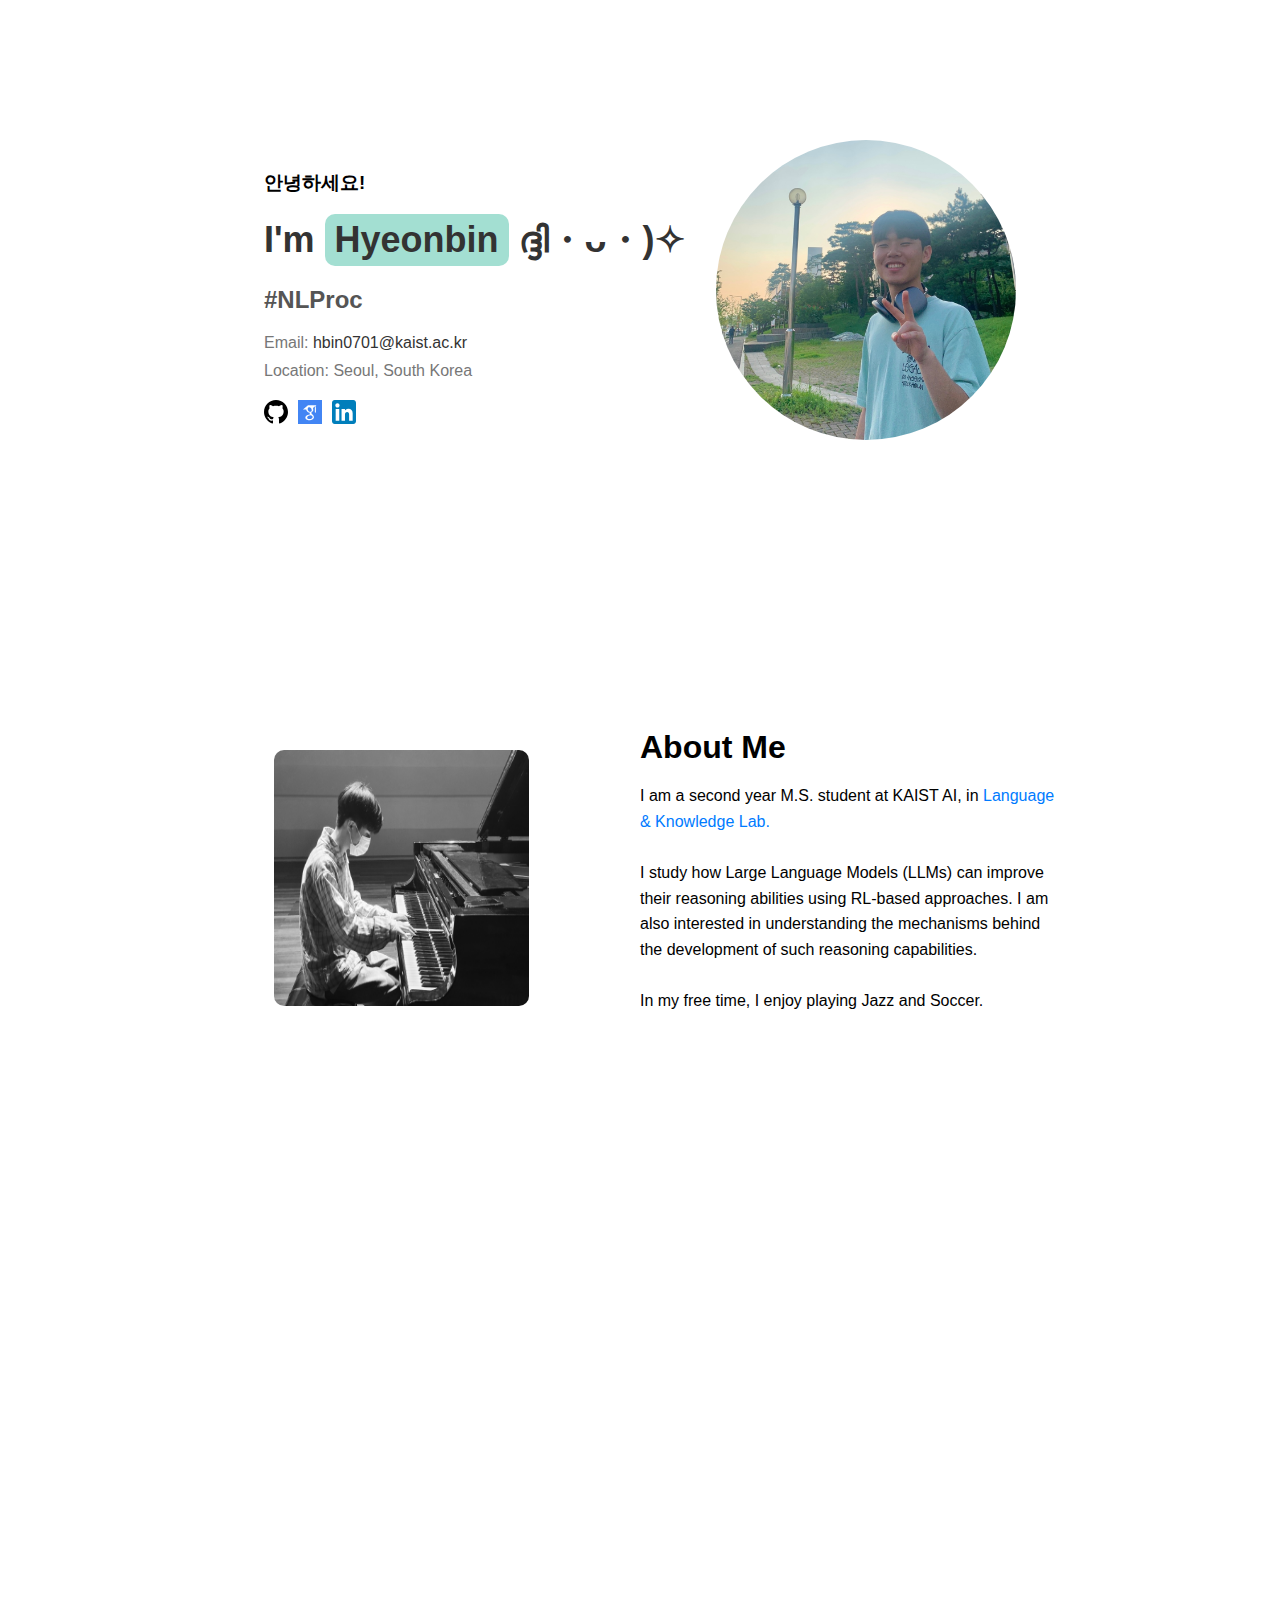
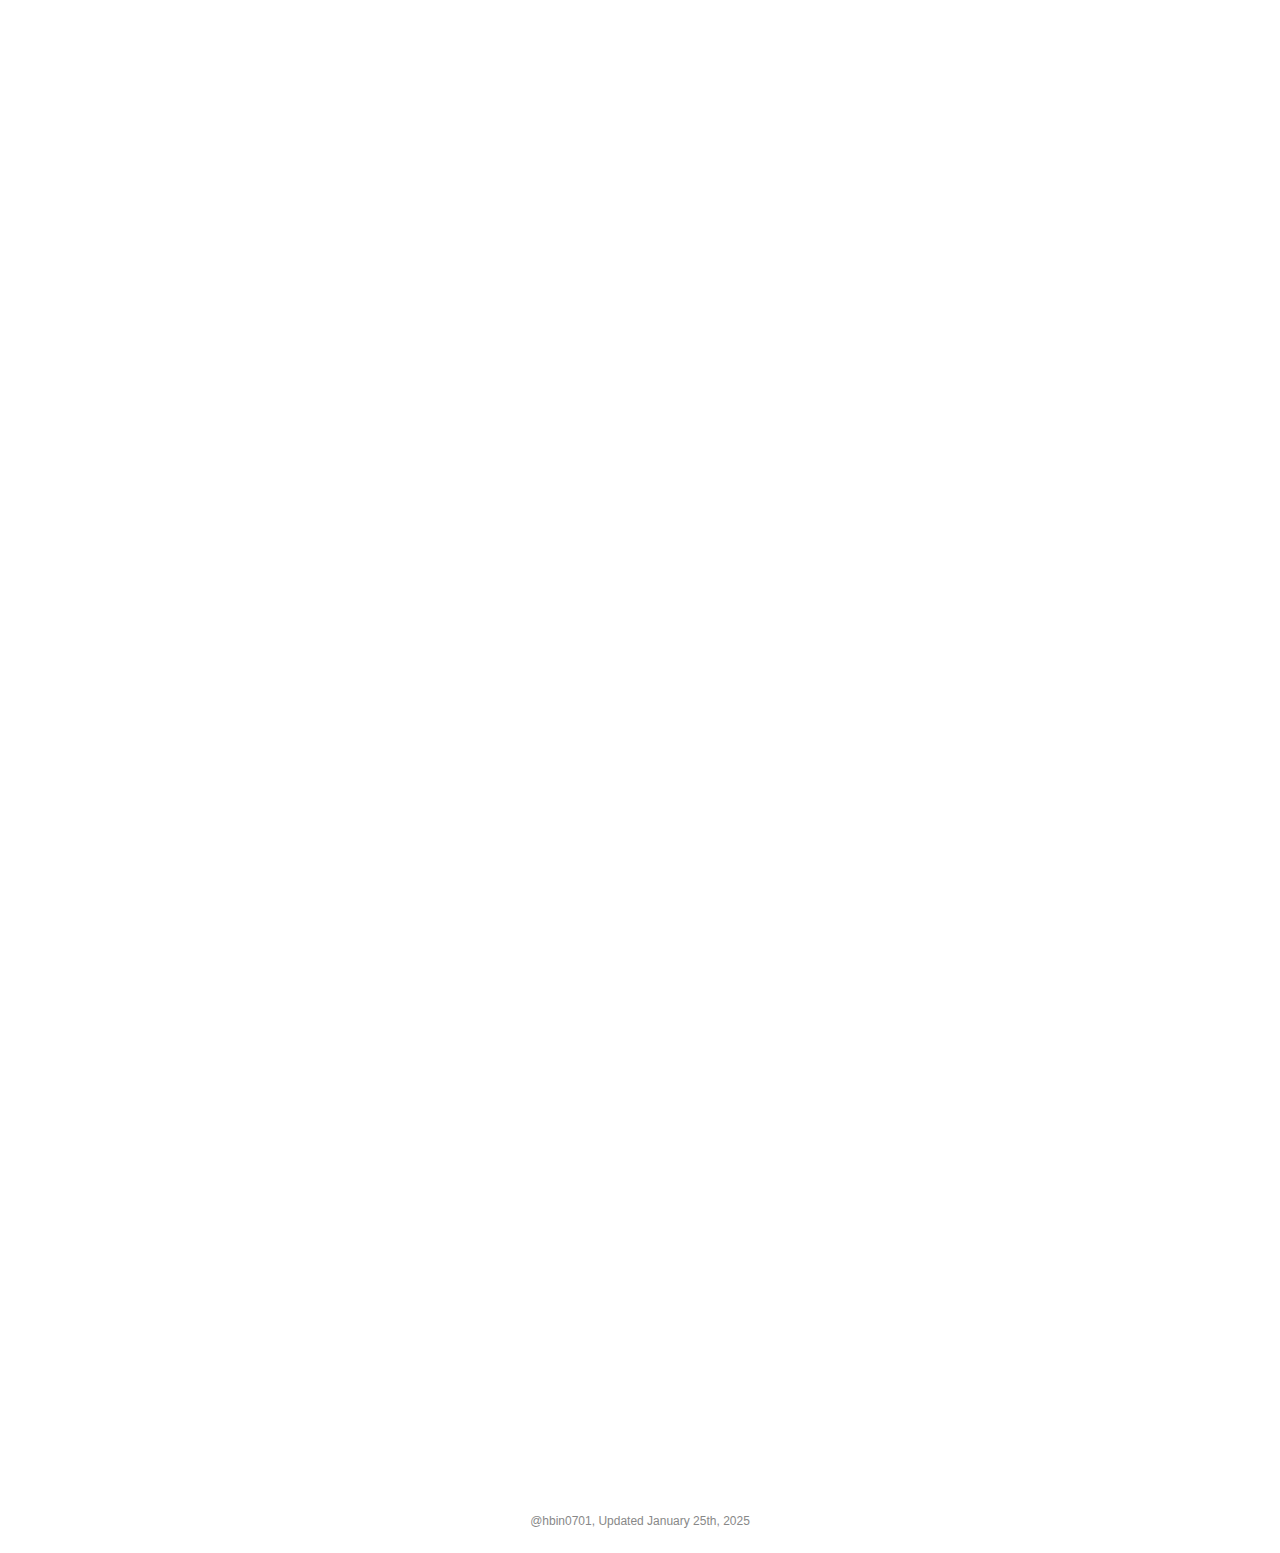
<file: index.html>
<!DOCTYPE html>
<html lang="en">

<head>
    <meta charset="UTF-8">
    <meta name="viewport" content="width=device-width, initial-scale=1.0">
    <meta name="google-site-verification" content="RbzwkvoL0jexA8TMZ7m0Lva6O-PvrL_XO9veOpXzc_E" />
    <title>Hyeonbin Hwang</title>
    <link rel="stylesheet" href="./styles.css">
</head>

<body>
    <div class="intro">
        <div class="intro-text">
            <h3>안녕하세요!</h3>
            <h1>I'm <span class="highlight">Hyeonbin</span> ദ്ദി・ᴗ・)✧ </h1>
            <h2>#NLProc</h2>
            <ul class="contact-info">
                <li>Email: <a href="mailto:hbin0701@kaist.ac.kr">hbin0701@kaist.ac.kr</a></li>
                <li>Location: Seoul, South Korea</li>
            </ul>
            <div class="social-media">
                <a href="https://github.com/hbin0701" class="social-media-item" target="_blank" aria-label="GitHub">
                    <svg xmlns="http://www.w3.org/2000/svg" width="24" height="24" viewBox="0 0 24 24">
                        <path
                            d="M12 0c-6.626 0-12 5.373-12 12 0 5.302 3.438 9.8 8.207 11.387.599.111.793-.261.793-.577v-2.234c-3.338.726-4.033-1.416-4.033-1.416-.546-1.387-1.333-1.756-1.333-1.756-1.089-.745.083-.729.083-.729 1.205.084 1.839 1.237 1.839 1.237 1.07 1.834 2.807 1.304 3.492.997.107-.775.418-1.305.762-1.604-2.665-.305-5.467-1.334-5.467-5.931 0-1.311.469-2.381 1.236-3.221-.124-.303-.535-1.524.117-3.176 0 0 1.008-.322 3.301 1.23.957-.266 1.983-.399 3.003-.404 1.02.005 2.047.138 3.006.404 2.291-1.552 3.297-1.230 3.297-1.230.653 1.653.242 2.874.118 3.176.77.84 1.235 1.911 1.235 3.221 0 4.609-2.807 5.624-5.479 5.921.43.372.823 1.102.823 2.222v3.293c0 .319.192.694.801.576 4.765-1.589 8.199-6.086 8.199-11.386 0-6.627-5.373-12-12-12z" />
                    </svg>
                </a>
                <a href="https://scholar.google.com/citations?user=RoEV6T0AAAAJ" class="social-media-item"
                    target="_blank" aria-label="Google Scholar">
                    <svg xmlns="http://www.w3.org/2000/svg" aria-label="Google Scholar" role="img" viewBox="0 0 512 512"
                        width="24" height="24">
                        <rect width="512" height="512" fill="#4285f4" />
                        <path fill="#ffffff"
                            d="M213 111l-107 94h69c5 45 41 64 78 67-7 18-4 27 7 39-43 1-103 26-103 67 4 45 63 54 92 54 38 1 81-19 90-54 4-35-10-54-31-71-23-18-28-28-21-40 15-17 35-27 39-51 2-17-2-28-6-43l45-38-1 16c-3 2-5 6-5 9v103c2 13 22 11 23 0V160c0-3-2-7-5-8v-25l16-16zm58 141c-61 10-87-87-38-99 56-11 83 86 38 99zm-5 73c60 13 61 63 10 78-44 9-82-4-81-30 0-25 35-48 71-48z" />
                    </svg>
                </a>
                <a href="https://www.linkedin.com/in/hyeonbin-hwang-1b8a9222b/" class="no-underline" target="_blank">
                    <svg height="24" , width="24" , viewBox="0 0 72 72" , xmlns="http://www.w3.org/2000/svg">
                        <g fill="none" fill-rule="evenodd">
                            <path
                                d="M8,72 L64,72 C68.418278,72 72,68.418278 72,64 L72,8 C72,3.581722 68.418278,-8.11624501e-16 64,0 L8,0 C3.581722,8.11624501e-16 -5.41083001e-16,3.581722 0,8 L0,64 C5.41083001e-16,68.418278 3.581722,72 8,72 Z"
                                fill="#007EBB" />
                            <path
                                d="M62,62 L51.315625,62 L51.315625,43.8021149 C51.315625,38.8127542 49.4197917,36.0245323 45.4707031,36.0245323 C41.1746094,36.0245323 38.9300781,38.9261103 38.9300781,43.8021149 L38.9300781,62 L28.6333333,62 L28.6333333,27.3333333 L38.9300781,27.3333333 L38.9300781,32.0029283 C38.9300781,32.0029283 42.0260417,26.2742151 49.3825521,26.2742151 C56.7356771,26.2742151 62,30.7644705 62,40.051212 L62,62 Z M16.349349,22.7940133 C12.8420573,22.7940133 10,19.9296567 10,16.3970067 C10,12.8643566 12.8420573,10 16.349349,10 C19.8566406,10 22.6970052,12.8643566 22.6970052,16.3970067 C22.6970052,19.9296567 19.8566406,22.7940133 16.349349,22.7940133 Z M11.0325521,62 L21.769401,62 L21.769401,27.3333333 L11.0325521,27.3333333 L11.0325521,62 Z"
                                fill="#FFF" />
                        </g>
                    </svg>
                </a>
            </div>
        </div>

        <div class="profile-picture">
            <img src="./IMG_5418.jpg" alt="Hyeonbin">
        </div>
    </div>

    <div id="about" class="about-container">
        <div class="about hidden">
            <div class="about-img">
                <img src="./IMG_2070.JPG" alt="IMG_2070" class="img-hover">
            </div>

            <div class="about-text">
                <h3>About Me</h3>
                I am a second year M.S. student at KAIST AI, in <a class="no-underline"
                    href="https://lklab.kaist.ac.kr/">Language & Knowledge Lab.</a>
                <br /><br />
                I study how Large Language Models (LLMs) can improve their reasoning
                abilities using RL-based approaches. I am also interested in understanding the mechanisms behind the
                development of such reasoning capabilities. <br /><br />
                In my free time, I enjoy playing Jazz and Soccer.
            </div>
        </div>
    </div>


    <div id="experiences" class="experiences-container hidden">
        <div class="education">
            <h3>Education</h3>
            <div class="edu-box">
                <div class="edu-degree">
                    <h4>Master's Degree</h4>
                    <h5>KAIST AI <br /><span>Advisor: Minjoon Seo</span></h5>
                </div>
                <div class="date">2024.02~</div>
            </div>
            <div class="edu-box">
                <div class="edu-degree">
                    <h4>Bachelor's Degree</h4>
                    <h5>KAIST, <span class="comp">School of Computing</span><br /><span>Grade: 3.96 / 4.3</span></h5>
                </div>
                <div class="date">2019.08 ~ 2024.02</div>
            </div>
        </div>
        <div class="work-experiences">
            <h3>Reserach Internships</h3>
            <div class="exp-box">
                <h5>LK Lab, KAIST <br>
                    <span>on Large Language Model's prompting space</span><br />
                    <span class="date">2022.12 ~ 2024.02</span>
                </h5>
            </div>
            <div class="exp-box">
                <h5>Naver CLOVA, Healthcare AI <br>
                    <span>on Electronic Health Record (EHR) Summarization and Embedding</span>
                    <span class="date">2022.03 ~ 2022.08</span>
                </h5>
            </div>
            <div class="exp-box">
                <h5>KAIST Computer Vision & Learning Lab <br>
                    <span>on 2D Image Detection and Classification</span><br />
                    <span class="date">2021.06 ~ 2021.09</span>
                </h5>
            </div>
            <div class="exp-box">
                <h5>w/ Acryl Inc. <br>
                    <span>on Facial Expression Recognition</span><br />
                    <span class="date">2021.03 ~ 2021.09</span>
                </h5>
            </div>
        </div>
    </div>

    <div id="publications" class="publication-box hidden">
        <h3>Selected Publications</h3>

        <div class="publication-row">
            <div class="publication-year">2025</div>
            <div class="publications">
                <div class="card">
                    <div class="card-inner">
                        <div class="card-front">
                            <h5>The BiGGen Bench: A Principled Benchmark for Fine-grained Evaluation of Language Models
                                with Language Models</h5>
                            <h6 class="authors">S Kim, J Suk, ... (others not shown), <span class="highlight-author">H
                                    Hwang</span>, ...</h6>
                            <h6>
                                <a href="https://arxiv.org/abs/2406.05761">PAPER</a>
                                <a
                                    href="https://github.com/prometheus-eval/prometheus-eval/tree/main/BiGGen-Bench">CODE</a>
                            </h6>
                            <h6 style="margin-top: -15px; font-weight: bold"><i>@ NAACL 2025</i></h6>
                        </div>
                        <div class="card-back">
                            <p>We introduce <b>BiGGen Bench</b>, a comprehensive benchmark that evaluates nine distinct
                                capabilities of language models across 77 tasks using instance-specific criteria,
                                addressing limitations of abstract and biased evaluation methods while demonstrating its
                                utility on 103 frontier LMs.</p>
                            <p>#Evaluation #Benchmark</p>
                        </div>
                    </div>
                </div>

                <div class="card">
                    <div class="card-inner">
                        <div class="card-front">
                            <h5>Knowledge Entropy Decay during Language Model Pretraining Hinders New Knowledge
                                Acquisition</h5>
                            <h6 class="authors">J Kim, H Lee, H Cho, J Jang, <span class="highlight-author">H
                                    Hwang</span>, S Won, Y Ahn, D Lee, M Seo</h6>
                            <h6>
                                <a href="https://arxiv.org/abs/2410.01380">PAPER</a>
                                <a href="https://github.com/kaistAI/Knowledge-Entropy">CODE</a>
                            </h6>
                            <h6 style="margin-top: -15px; font-weight: bold"><i>@ ICLR 2025 & AAAI 2025 KnowFM WS
                                    (Oral)</i></h6>
                        </div>
                        <div class="card-back">
                            <p>
                                We introduce the concept of <b>knowledge entropy</b> to analyze how a model's reliance
                                on
                                memory
                                sources evolves during pretraining, revealing that decreasing knowledge entropy impairs
                                knowledge acquisition and retention, while reactivating inactive memory sources can
                                somewhat alleviate this issue.</p>
                            </h5>
                            <p>#Knowledge Entropy #Pretraining</p>
                        </div>
                    </div>
                </div>
            </div>
        </div>

        <div class="publication-row">
            <div class="publication-year">2024</div>
            <div class="publications">
                <div class="card">
                    <div class="card-inner">
                        <div class="card-front">
                            <h5>Self-Explore to Avoid the Pit: Improving the Reasoning Capabilities of Language Models
                                with Fine-grained Rewards</h5>
                            <h6 class="authors"><span class="highlight-author">H Hwang</span>, D Kim, S Kim, S Ye, M Seo
                            </h6>
                            <h6>
                                <a href="https://arxiv.org/abs/2404.10346">PAPER</a>
                                <a href="https://github.com/hbin0701/Self-Explore">CODE</a>
                            </h6>
                            <h6 style="margin-top: -15px; font-weight: bold"><i>@ EMNLP 2024 (Findings) & ACL 2024 NLRSE
                                    WS (Oral)</i></h6>
                        </div>
                        <div class="card-back">
                            <p>We propose <b>Self-Explore</b>, a method where LLMs identify and learn from their first
                                reasoning errors to self-improve using fine-grained rewards, achieving notable
                                performance gains over supervised fine-tuning on reasoning tasks like GSM8K and MATH.
                            </p>
                            <p>#Reasoning #Self-Training #Fine-grained Rewards</p>
                        </div>
                    </div>
                </div>

                <div class="card">
                    <div class="card-inner">
                        <div class="card-front">
                            <h5>Flask: Fine-grained Language Model Evaluation Based on Alignment Skill Sets</h5>
                            <h6 class="authors">S Ye, D Kim, S Kim, <span class="highlight-author">H Hwang</span>, S
                                Kim, Y Jo, J Thorne, J Kim, M Seo</h6>
                            <h6>
                                <a href="https://arxiv.org/abs/2307.10928">PAPER</a>
                                <a href="https://github.com/kaistAI/FLASK">CODE</a>
                            </h6>
                            <h6 style="margin-top: -15px; font-weight: bold"><i>@ ICLR 2024 (Spotlight)</i></h6>
                        </div>
                        <div class="card-back">
                            <p>We introduce <b>FLASK</b>, a fine-grained evaluation protocol that decomposes
                                instruction-following into skill set-level scoring, offering a more interpretable and
                                reliable assessment of LLM performance compared to coarse-grained methods.</p>
                            <p>#Evaluation #Fine-grained </p>
                        </div>
                    </div>
                </div>
            </div>
        </div>

        <div class="publication-row">
            <div class="publication-year" style="visibility: hidden" : white>2024</div>
            <div class="publications">
                <div class="card">
                    <div class="card-inner">
                        <div class="card-front">
                            <h5>Investigating the Effectiveness of Task-Agnostic <br> Prefix Prompt for Instruction
                                Following
                            </h5>
                            <h6 class="authors">S Ye, <span class="highlight-author">H Hwang</span>, S Yang, H Yun, Y
                                Kim, M Seo</h6>
                            <h6>
                                <a href="https://arxiv.org/abs/2302.14691">PAPER</a>
                                <a href="https://github.com/seonghyeonye/TAPP">CODE</a>
                            </h6>
                            <h6 style="margin-top: -15px; font-weight: bold"><i>@ AAAI 2024</i></h6>
                        </div>
                        <div class="card-back">
                            <p>
                                We demonstrate that prepending a <b>Task-Agnostic Prefix Prompt</b> (TAPP) to inputs
                                significantly enhances the instruction-following ability of both pre-trained and
                                instruction-tuned LLMs during inference, suggesting that a fixed, heuristic-based prompt
                                can activate underutilized capabilities in these models.</p>
                            <p>#Instruction Following #Prompt</p>
                        </div>
                    </div>

                </div>
                <div class="card" style="visibility: hidden">
                </div>
            </div>
        </div>

        <div class="publication-row">
            <div class="publication-year">2022</div>
            <div class="publications">
                <div class="card">
                    <div class="card-inner">
                        <div class="card-front">
                            <h5>MED-SE: Medical Entity Definition-based Sentence Embedding</h5>
                            <h6 class="authors"><span class="highlight-author">H Hwang</span>, H Yoo, Y Choi</h6>
                            <h6>
                                <a href="https://arxiv.org/abs/2212.04734">PAPER</a>
                            </h6>
                            <h6 style="margin-top: -15px; font-weight: bold"><i>Preprint (Internship Work @ Naver
                                    Healthcare AI)</i></h6>
                        </div>
                        <div class="card-back">
                            <p> <b>MED-SE</b> framework leverages medical entity definitions
                                to achieve superior sentence embedding performance for clinical texts,
                                highlighting the effectiveness of entity-centric contrastive learning
                                in addressing domain-specific challenges.</p>
                            <p>#Healthcare #EHR #Sentence Embedding</p>
                        </div>
                    </div>
                </div>

                <div class="card">
                    <div class="card-inner">
                        <div class="card-front">
                            <h5>Vision Transformer Equipped with Neural Resizer on Facial Expression Recognition Task
                            </h5>
                            <h6 class="authors"><span class="highlight-author">H Hwang</span>, S Kim, WJ Park, J Seo, K
                                Ko, H Yeo</h6>
                            <h6>
                                <a href="https://arxiv.org/abs/2204.02181">PAPER</a>
                                <a href="https://github.com/hbin0701/VT_with_NR_for_FER">CODE</a>
                            </h6>
                            <h6 style="margin-top: -15px; font-weight: bold"><i>@ ICASSP 2022</i></h6>
                        </div>
                        <div class="card-back">
                            <p><b>Neural Resizer</b> framework enhances Transformer performance in facial
                                expression recognition by compensating for low-resolution data through a data-driven
                                resizing method and a novel F-PDLS loss function, achieving near state-of-the-art
                                results.</p>
                            <p>#Computer Vision #Facial Expression Recognition</p>
                        </div>
                    </div>
                </div>
            </div>
        </div>
    </div>

    <footer>
        @hbin0701, Updated January 25th, 2025
    </footer>

    <script>
        document.addEventListener('DOMContentLoaded', function () {
            // Select all cards
            const cards = document.querySelectorAll('.card');

            // Add click event listener to each card
            cards.forEach(card => {
                card.addEventListener('click', function () {
                    card.classList.toggle('flipped'); // Toggle the flipped class
                });
            });
        });

        document.addEventListener("DOMContentLoaded", function () {
            // Get the sections to observe
            const introSection = document.querySelector('.intro');
            const aboutSection = document.querySelector('.about');
            const expSection = document.querySelector('.experiences-container');
            const publicationBox = document.querySelector('.publication-box');

            // Create an Intersection Observer
            const observer = new IntersectionObserver(entries => {
                entries.forEach(entry => {
                    if (entry.isIntersecting) {
                        // Add the 'visible' class to the section
                        entry.target.classList.add('visible');
                    } else {
                        // Remove the 'visible' class when it's out of view
                        entry.target.classList.remove('visible');
                    }
                });
            }, {
                threshold: 0.2 // Adjust this value if needed
            });

            // Observe the sections
            if (introSection) {
                observer.observe(introSection);
            }
            if (aboutSection) {
                observer.observe(aboutSection);
            }
            if (expSection) {
                observer.observe(expSection);
            }
            if (publicationBox) {
                observer.observe(publicationBox);
            }
        });

    </script>

</body>


</html>
</file>
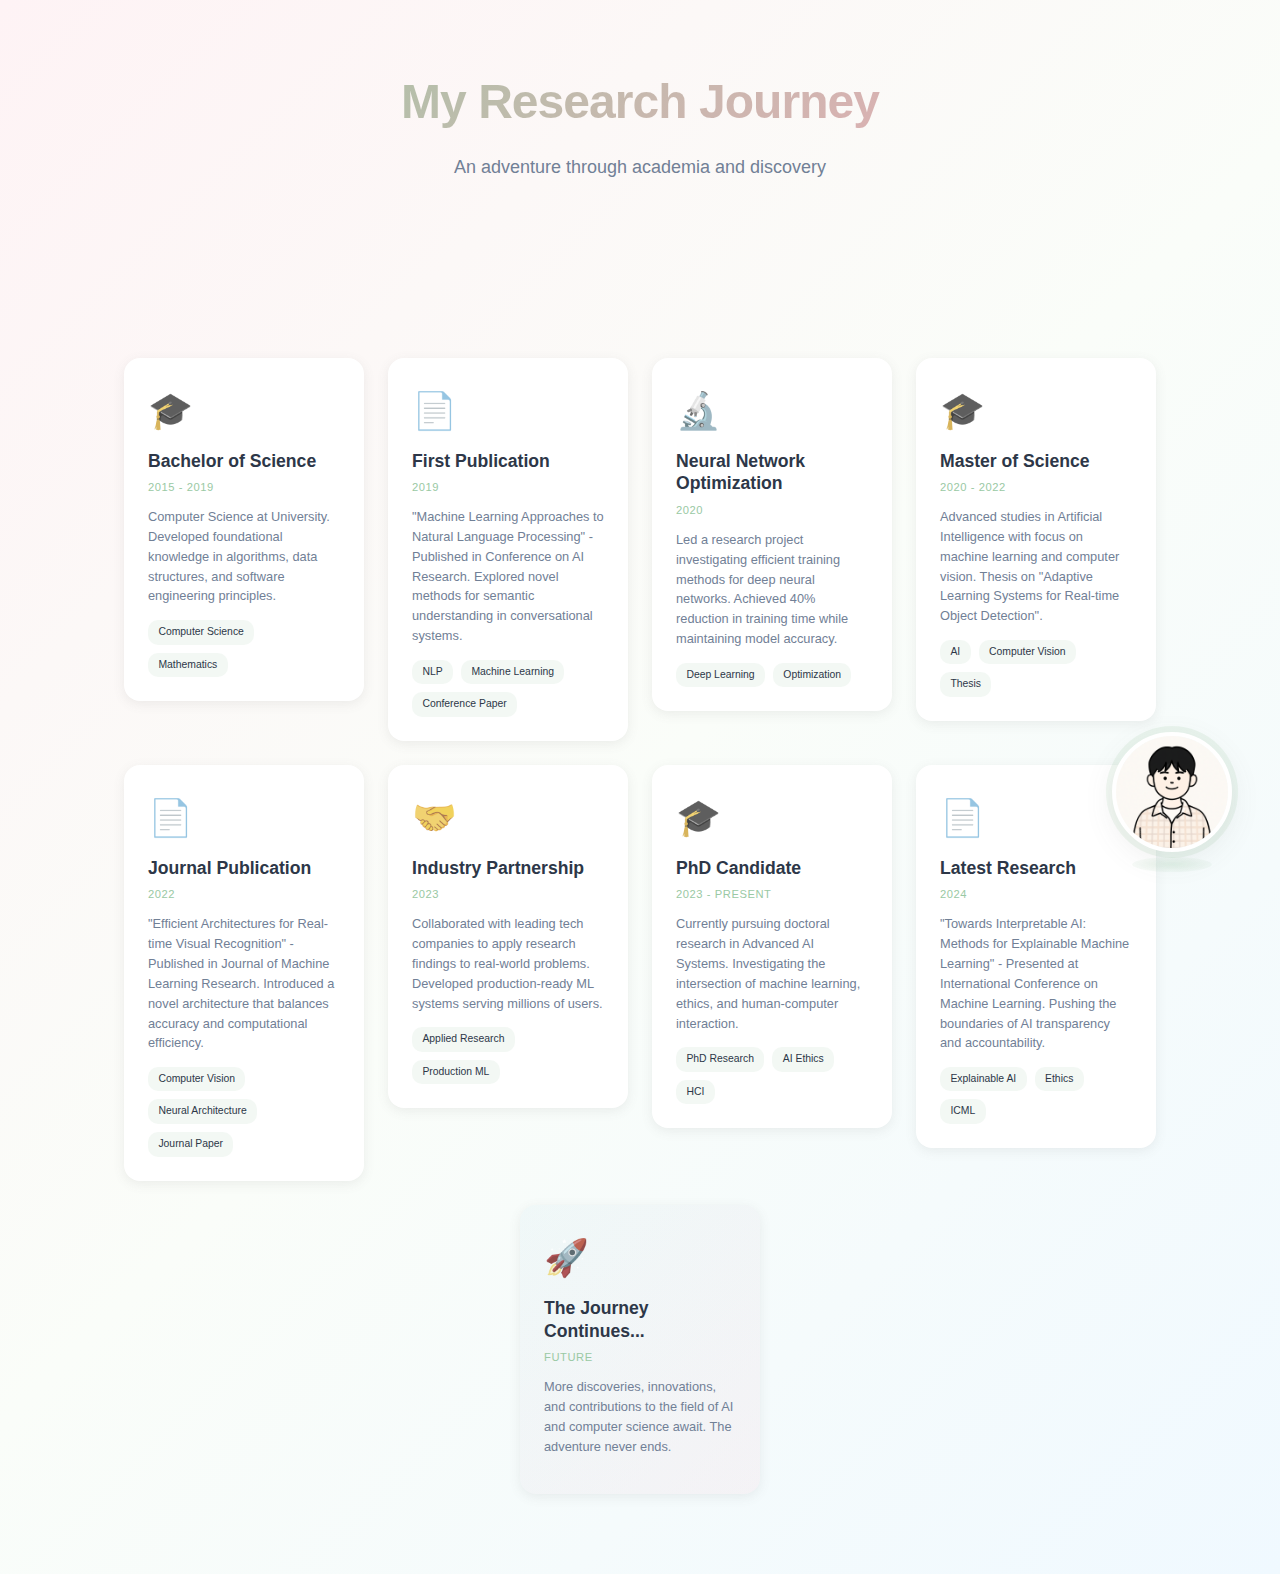
<file: research-journey.html>
<!DOCTYPE html>
<html lang="en">

<head>
    <meta charset="UTF-8">
    <meta name="viewport" content="width=device-width, initial-scale=1.0">
    <title>Research Journey - Adventure Map</title>
    <link rel="stylesheet" href="research-styles.css">
</head>

<body>
    <div class="journey-container">
        <header class="journey-header">
            <h1 class="journey-title">My Research Journey</h1>
            <p class="journey-subtitle">An adventure through academia and discovery</p>
        </header>

        <div class="timeline">
            <!-- Animated Character -->
            <div class="journey-character">
                <div class="character-sprite">
                    <img src="new_portrait.png" alt="Character" class="character-portrait">
                    <div class="character-shadow"></div>
                </div>
            </div>

            <!-- Milestone 1: Undergraduate Degree -->
            <article class="milestone" data-type="degree">
                <div class="milestone-content">
                    <div class="milestone-icon">🎓</div>
                    <h3 class="milestone-title">Bachelor of Science</h3>
                    <p class="milestone-date">2015 - 2019</p>
                    <p class="milestone-description">
                        Computer Science at University. Developed foundational knowledge in algorithms,
                        data structures, and software engineering principles.
                    </p>
                    <div class="milestone-tags">
                        <span class="tag">Computer Science</span>
                        <span class="tag">Mathematics</span>
                    </div>
                </div>
            </article>

            <!-- Milestone 2: First Research Paper -->
            <article class="milestone" data-type="paper">
                <div class="milestone-content">
                    <div class="milestone-icon">📄</div>
                    <h3 class="milestone-title">First Publication</h3>
                    <p class="milestone-date">2019</p>
                    <p class="milestone-description">
                        "Machine Learning Approaches to Natural Language Processing" -
                        Published in Conference on AI Research. Explored novel methods for
                        semantic understanding in conversational systems.
                    </p>
                    <div class="milestone-tags">
                        <span class="tag">NLP</span>
                        <span class="tag">Machine Learning</span>
                        <span class="tag">Conference Paper</span>
                    </div>
                </div>
            </article>

            <!-- Milestone 3: Research Project -->
            <article class="milestone" data-type="project">
                <div class="milestone-content">
                    <div class="milestone-icon">🔬</div>
                    <h3 class="milestone-title">Neural Network Optimization</h3>
                    <p class="milestone-date">2020</p>
                    <p class="milestone-description">
                        Led a research project investigating efficient training methods for
                        deep neural networks. Achieved 40% reduction in training time while
                        maintaining model accuracy.
                    </p>
                    <div class="milestone-tags">
                        <span class="tag">Deep Learning</span>
                        <span class="tag">Optimization</span>
                    </div>
                </div>
            </article>

            <!-- Milestone 4: Master's Degree -->
            <article class="milestone" data-type="degree">
                <div class="milestone-content">
                    <div class="milestone-icon">🎓</div>
                    <h3 class="milestone-title">Master of Science</h3>
                    <p class="milestone-date">2020 - 2022</p>
                    <p class="milestone-description">
                        Advanced studies in Artificial Intelligence with focus on machine learning
                        and computer vision. Thesis on "Adaptive Learning Systems for Real-time
                        Object Detection".
                    </p>
                    <div class="milestone-tags">
                        <span class="tag">AI</span>
                        <span class="tag">Computer Vision</span>
                        <span class="tag">Thesis</span>
                    </div>
                </div>
            </article>

            <!-- Milestone 5: Major Publication -->
            <article class="milestone" data-type="paper">
                <div class="milestone-content">
                    <div class="milestone-icon">📄</div>
                    <h3 class="milestone-title">Journal Publication</h3>
                    <p class="milestone-date">2022</p>
                    <p class="milestone-description">
                        "Efficient Architectures for Real-time Visual Recognition" -
                        Published in Journal of Machine Learning Research. Introduced a novel
                        architecture that balances accuracy and computational efficiency.
                    </p>
                    <div class="milestone-tags">
                        <span class="tag">Computer Vision</span>
                        <span class="tag">Neural Architecture</span>
                        <span class="tag">Journal Paper</span>
                    </div>
                </div>
            </article>

            <!-- Milestone 6: Industry Collaboration -->
            <article class="milestone" data-type="project">
                <div class="milestone-content">
                    <div class="milestone-icon">🤝</div>
                    <h3 class="milestone-title">Industry Partnership</h3>
                    <p class="milestone-date">2023</p>
                    <p class="milestone-description">
                        Collaborated with leading tech companies to apply research findings
                        to real-world problems. Developed production-ready ML systems serving
                        millions of users.
                    </p>
                    <div class="milestone-tags">
                        <span class="tag">Applied Research</span>
                        <span class="tag">Production ML</span>
                    </div>
                </div>
            </article>

            <!-- Milestone 7: PhD Journey -->
            <article class="milestone" data-type="degree">
                <div class="milestone-content">
                    <div class="milestone-icon">🎓</div>
                    <h3 class="milestone-title">PhD Candidate</h3>
                    <p class="milestone-date">2023 - Present</p>
                    <p class="milestone-description">
                        Currently pursuing doctoral research in Advanced AI Systems.
                        Investigating the intersection of machine learning, ethics, and
                        human-computer interaction.
                    </p>
                    <div class="milestone-tags">
                        <span class="tag">PhD Research</span>
                        <span class="tag">AI Ethics</span>
                        <span class="tag">HCI</span>
                    </div>
                </div>
            </article>

            <!-- Milestone 8: Recent Publication -->
            <article class="milestone" data-type="paper">
                <div class="milestone-content">
                    <div class="milestone-icon">📄</div>
                    <h3 class="milestone-title">Latest Research</h3>
                    <p class="milestone-date">2024</p>
                    <p class="milestone-description">
                        "Towards Interpretable AI: Methods for Explainable Machine Learning" -
                        Presented at International Conference on Machine Learning. Pushing the
                        boundaries of AI transparency and accountability.
                    </p>
                    <div class="milestone-tags">
                        <span class="tag">Explainable AI</span>
                        <span class="tag">Ethics</span>
                        <span class="tag">ICML</span>
                    </div>
                </div>
            </article>

            <!-- Future Milestone -->
            <article class="milestone milestone-future" data-type="future">
                <div class="milestone-content">
                    <div class="milestone-icon">🚀</div>
                    <h3 class="milestone-title">The Journey Continues...</h3>
                    <p class="milestone-date">Future</p>
                    <p class="milestone-description">
                        More discoveries, innovations, and contributions to the field of AI
                        and computer science await. The adventure never ends.
                    </p>
                </div>
            </article>
        </div>
    </div>

    <script src="research-script.js"></script>
</body>

</html>
</file>
<file: styles.css>
@import url('https://fonts.cdnfonts.com/css/libre-franklin');
@import url('https://fonts.googleapis.com/css2?family=Lato');

* {
    font-family: 'Libre Franklin', sans-serif;
}


body {
    margin-left: 17.5%;
    margin-right: 17.5%;
}

.navbar {
    padding: 5px;
    width: 50%;
    font-weight: 500;
    margin-left: auto;
}


.nav-items {
    list-style-type: none;
    margin: 0;
    padding: 0;
    display: flex;
    justify-content: space-around;
}

.nav-items li {
    margin: 0 15px;
}

.nav-items a {
    color: black;
    text-decoration: none;
    padding: 8px 16px;
    display: block;
    position: relative;
}

.nav-items a::after {
    content: '';
    position: absolute;
    left: 50%;
    bottom: 0;
    width: 0;
    height: 2px;
    background-color: #bbe5fb;
    transition: width 0.3s ease-in-out, left 0.3s ease-in-out;
}

.nav-items a:hover::after {
    width: 80%;
    left: 10%;
}

.nav-items a:hover {
    color: #575757;
}

.intro {
    display: flex;
    align-items: center;
    justify-content: space-between;
    padding: 80px 40px;
    margin-top: 60px;
}

.intro-text {
    max-width: 80%;
}

.intro-text h1 {
    font-size: 36px;
    margin: 0;
    color: #333;
}

.intro-text h1 span {
    display: inline-block;
    padding: 5px 10px;
    background-color: #a3dfd2;
    border-radius: 10px;
    font-weight: bold;
}

.intro-text h2 {
    font-size: 24px;
    color: #555;
    margin-bottom: 20px;
}

.contact-info {
    list-style-type: none;
    padding: 0;
    margin: 0;
    margin-bottom: 20px;
    color: #777;
}

.contact-info li {
    margin-bottom: 10px;
}

.contact-info a {
    color: #333;
    text-decoration: none;
}

.social-media {
    display: flex;
    gap: 10px;
}

.social-media a {
    color: #555;
    text-decoration: none;
    font-size: 20px;
}

.profile-picture {
    border-radius: 50%;
    overflow: hidden;
    flex-shrink: 0;
    width: 300px;
    height: 300px;

}

.profile-picture img {
    width: 100%;
    height: auto;
}

.about-container {
    display: flex;
    justify-content: center;
    align-items: center;
    padding: 50px 0;
    flex-direction: row;
    gap: 50px;
}

.about {
    display: flex;
    flex-direction: row;
    justify-content: flex-start;
    align-items: center;
    margin-top: 100px;
    opacity: 0;
    transform: translateY(20px);
    transition: opacity 0.8s ease-out, transform 0.8s ease-out;
    max-width: 100%;
    margin-bottom: 20%;
}

.about-text {
    max-width: 50%;
    margin-left: 10%;
    line-height: 1.6;
}

.about-text h3 {
    font-size: 2em;
    margin-bottom: 10px;
}

.about-text p {
    font-size: 1.2em;
}

.about-text .highlight {
    font-family: 'Libre Franklin', sans-serif;
    border-radius: 3px;
    font-weight: bold;
}

.about-text .no-underline {
    text-decoration: none;
    color: #007bff;
}


@media (max-width: 768px) {
    .about {
        flex-direction: column;
        text-align: center;
    }

    .about-text,
    .about-img {
        max-width: 100%;
    }

    .about-img img {
        max-width: 100%;
    }
}

.about-img {
    position: relative;
    margin-left: 50px;
    margin-top: 80px;
    width: 284px;
    height: 284px;
    overflow: hidden;
}

.about-img img {
    position: absolute;
    top: 0;
    left: 0;
    width: 90%;
    height: 90%;
    border-radius: 10px;
    transition: opacity 0.5s ease;
}

.img-default {
    opacity: 1;
    z-index: 1;
}


.hidden {
    opacity: 0;
    transform: translateY(20px);
    transition: opacity 0.8s ease-out, transform 0.8s ease-out;
}

.visible {
    opacity: 1;
    transform: translateY(0);
}

.experiences-container {
    display: flex;
    justify-content: space-between;
    gap: 40px;
    padding: 30px 0;
    margin-bottom: 15%;
}

.experiences-container h3 {
    font-family: 'lato', sans-serif;
    font-weight: 1000;
}

.education,
.work-experiences {
    padding: 20px;
    flex: 1;
}

.edu-box,
.exp-box {
    display: flex;
    justify-content: space-between;
    align-items: center;
    padding: 15px 0;
    border-bottom: 1px solid #eee;
}

.edu-box,
.exp-box h5 {
    font-weight: 400;
    color: #333;
}

.work-experiences h4 {
    margin-top: 4px;
    margin-bottom: -30px;
}

.experiences-container span {
    margin-top: 20px;
    font-size: 12px;
    font-weight: 300;
}

.experiences-container .comp {
    font-size: 14px;
}

.experiences-container h5 {
    font-size: 15px;
    font-weight: 500;
}

.experiences-container h4 {
    font-size: 13px;
    font-weight: 300;
}

.date {
    font-size: 12px;
    color: #999;
    white-space: nowrap;
}

.edu-box:last-child,
.exp-box:last-child {
    border-bottom: none;
}

.edu-degree,
.edu-advisor {
    font-size: 1.1em;
    color: #555;
}

.edu-date,
.exp-date {
    font-size: 1em;
    color: #999;
    white-space: nowrap;
}

@media (max-width: 768px) {
    .experiences-container {
        flex-direction: column;
        gap: 20px;
    }

    .edu-box,
    .exp-box {
        flex-direction: column;
        align-items: flex-start;
    }

    .edu-date,
    .exp-date {
        margin-top: 5px;
    }
}


.publications {
    display: flex;
    gap: -200px;
    position: relative;
    margin-top: 0px;
    margin-bottom: 40px;
    font-family: 'Lato', sans-serif;
}


.publication-box h3 {
    font-family: 'lato', sans-serif;
    font-weight: 1000;
}

.publication-box h5 {
    font-family: 'lato', sans-serif;
    font-weight: 500;
    font-size: 14px;
    margin-bottom: 14px;
    margin-top: 10px;
}

.publication-box h6 {
    font-family: 'lato', sans-serif;
    font-size: 12px;
    margin-top: 0px;
    font-weight: 200;
}

.card {
    width: 30%;
    height: 150px;
    perspective: 1000px;
    perspective-origin: center center;
    /* Center perspective */
    /* Enables 3D effect */
    position: relative;
    padding-right: 2%;
    padding-left: 2%;
    margin-bottom: 20px;
    /* Adds a black border */
}

.card-inner {
    position: relative;
    width: 100%;
    height: 100%;
    transform-style: preserve-3d;
    transform-origin: center center;
    /* Rotate around the card center */
    /* Allows 3D transformations */
    transition: transform 0.6s cubic-bezier(0.25, 1, 0.5, 1);
    /* Smooth animation */
}



.card-front,
.card-back {
    /* border: 2px solid black; */
    position: absolute;
    width: 100%;
    height: 100%;
    backface-visibility: hidden;
    /* Ensures only one side is visible at a time */
    border-radius: 12px;
    display: flex;
    flex-direction: column;
    justify-content: center;
    align-items: center;
    padding: 20px;
    box-shadow: 0px 4px 10px rgba(0, 0, 0, 0.1);
    /* Keeps shadow consistent */
}

.card-front {
    background-color: white;
    transform: rotateY(0deg);
    /* Default position for the front */
    z-index: 2;
    /* Ensure the front is on top initially */
}

.card-back {
    background-color: white;
    transform: rotateY(180deg);
    /* Positioned to flip to the back */
    z-index: 1;
    /* Hidden behind the front initially */
    font-weight: bold;
    color: #333;
    visibility: hidden;
    /* Start hidden */
}

.card-back {
    visibility: visible;
    /* Make back visible after flipping */
}

.card-front h5 {
    margin-top: 5% !important;
}

.card-front h6 {
    display: flex;
}

.card-front a {
    padding-right: 10%;
}

.card-back a {
    padding-right: 10%;
}

.card-inner {
    transform: translateY(0);
    transition: transform 0.3s ease-in-out;
}

.card:hover .card-inner {
    transform: translateY(-10px);
}



.publications:hover .card {
    opacity: 1;
}

.publications .card:hover {
    opacity: 1;
}

.card h3,
.card h5 {
    margin-top: 0;
    color: #333;
    font-family: 'Libre Franklin', sans-serif;
    text-align: center;
}

.card p {
    color: #666;
    font-family: 'Libre Franklin', sans-serif;
    text-align: center;
}

.card a {
    color: #000;
    text-decoration: none;
    font-weight: 500;
    margin-right: 10px;
}

.card {
    width: 400px;
    height: 150px;
    perspective: 1000px;
    /* Enables 3D effect */
    margin-right: 2%;
    margin-bottom: 20px;
    cursor: pointer;
    /* Indicate the card is clickable */
}

.card-inner {
    position: relative;
    width: 100%;
    height: 100%;
    transform-style: preserve-3d;
    /* Allows 3D transformations */
    transition: transform 0.6s cubic-bezier(0.25, 1, 0.5, 1);
    /* Smooth animation */
}

.card.flipped .card-inner {
    transform: rotateY(180deg);
    /* Flips the card */
}

.card-front,
.card-back {
    position: absolute;
    width: 100%;
    height: 100%;
    backface-visibility: hidden;
    /* Hides the side not facing the viewer */
    border-radius: 12px;
    display: flex;
    flex-direction: column;
    justify-content: center;
    align-items: center;
    padding: 20px;
    box-shadow: 0px 4px 10px rgba(0, 0, 0, 0.1);
    /* Keeps shadow consistent */
}

.card-front {
    background-color: white;
    transform: rotateY(0deg);
    /* Default position for the front */
}

.card-back {
    /* Positioned to flip to the back */
    margin-right: 0px;
    padding-left: 0px;
    font-weight: bold;
    color: #333;
    right: 3%;
}

– .venue {
    font-size: 12px;
}

.highlight-author {
    display: inline-block;
    padding: 2px 3px;
    background-color: #a3dfd2;
    border-radius: 2px;
    font-weight: 500;
}

.authors {
    margin-bottom: 15px;
}

@media (max-width: 768px) {
    .publications {
        flex-direction: column;
        gap: 20px;
        padding-left: 0;
    }

    .card {
        width: 100%;
        height: auto;
        transform: none;
        opacity: 1;
    }
}

.card a {
    color: #000;
    position: relative;
    margin-right: 2%;
    text-decoration: none;
    font-weight: 300;
}

.card a::before {
    background: hsl(45 100% 70%);
    content: "";
    inset: 0;
    position: absolute;
    transform: scaleX(0);
    transform-origin: right;
    transition: transform 0.5s ease-in-out;
    z-index: -1;
}

.card a:hover::before {
    transform: scaleX(1);
    transform-origin: left;
}


/* Publication Box with Vertical Timeline */
.publication-box {
    position: relative;
    display: flex;
    flex-direction: column;
    gap: 2rem;
    padding-left: 3rem;
    /* Space for the timeline */
}

/* Publication Row Styling */
.publication-row {
    display: flex;
    align-items: center;
    gap: 2rem;
    position: relative;
}



/* Year Block */
.publication-year {
    font-size: 15px;
    width: 5%;
}

/* Publications Aligned Horizontally */
.publications {
    display: flex;
    gap: 2rem;
    flex-grow: 1;
    align-items: flex-start;
}


/* Publication Row Styling */
.publication-row {
    display: flex;
    align-items: center;
    gap: 2rem;
    position: relative;
}

.card-back p {
    font-size: 12px;
    font-family: 'Lato', sans-serif;
    margin-left: 40px;
    margin-right: 20px;
}

footer {
    margin-top: 3%;
    text-align: center;
    font-size: 12px;
    color: #888;
    margin-bottom: 3%;
}
</file>
<file: research-styles.css>
/* ==========================================
   CSS Variables - Pastel Nature Theme
   ========================================== */
:root {
    --color-bg: #fafdf9;
    --color-bg-gradient: linear-gradient(135deg, #fef3f5 0%, #fafdf9 50%, #f0f9ff 100%);
    --color-text: #2d3748;
    --color-text-muted: #718096;
    --color-accent: #9ac9a4;
    --color-accent-2: #f4a8b8;
    --color-accent-3: #a8d5e5;
    --color-path: #d4e8dc;
    --color-card-bg: #ffffff;
    --color-shadow: rgba(99, 99, 99, 0.1);
    
    --transition-duration: 0.5s;
    --transition-easing: cubic-bezier(0.4, 0, 0.2, 1);
    
    --spacing-unit: 1rem;
    --marker-size: 16px;
}

/* ==========================================
   Global Styles & Reset
   ========================================== */
* {
    margin: 0;
    padding: 0;
    box-sizing: border-box;
}

body {
    font-family: 'Inter', -apple-system, BlinkMacSystemFont, 'Segoe UI', 
                 'Roboto', sans-serif;
    background: var(--color-bg-gradient);
    color: var(--color-text);
    line-height: 1.6;
    overflow-x: auto;
    overflow-y: auto;
    min-height: 100vh;
}

/* ==========================================
   Journey Container - All Visible
   ========================================== */
.journey-container {
    width: 100%;
    max-width: 1400px;
    margin: 0 auto;
    padding: 2rem 1rem;
    overflow: visible;
}

/* ==========================================
   Header Section
   ========================================== */
.journey-header {
    text-align: center;
    margin-bottom: 6rem;
    padding: 2rem 0;
}

.journey-title {
    font-size: clamp(2rem, 4vw, 3rem);
    font-weight: 700;
    background: linear-gradient(135deg, var(--color-accent), var(--color-accent-2));
    -webkit-background-clip: text;
    -webkit-text-fill-color: transparent;
    background-clip: text;
    margin-bottom: 0.75rem;
    letter-spacing: -0.02em;
}

.journey-subtitle {
    font-size: clamp(0.875rem, 1.5vw, 1.125rem);
    color: var(--color-text-muted);
    font-weight: 400;
}

/* ==========================================
   Timeline Structure - All Visible Horizontal
   ========================================== */
.timeline {
    position: relative;
    display: flex;
    flex-wrap: wrap;
    justify-content: center;
    align-items: flex-start;
    padding: 3rem 1rem;
    gap: 1.5rem;
    min-height: auto;
}

/* The horizontal path line - Simplified */
.timeline-path {
    display: none;
}

.path-svg {
    display: none;
}

/* ==========================================
   Animated Character - Calm Floating
   ========================================== */
.journey-character {
    position: fixed;
    right: 3rem;
    bottom: 3rem;
    z-index: 100;
    pointer-events: none;
}

.character-sprite {
    position: relative;
    width: 120px;
    height: 120px;
    animation: characterFloat 4s ease-in-out infinite;
}

@keyframes characterFloat {
    0%, 100% { transform: translateY(0px); }
    50% { transform: translateY(-15px); }
}

.character-portrait {
    width: 100%;
    height: 100%;
    object-fit: cover;
    border-radius: 50%;
    border: 4px solid white;
    box-shadow: 
        0 8px 30px var(--color-shadow),
        0 0 0 6px rgba(154, 201, 164, 0.15);
    background: white;
}

.character-shadow {
    position: absolute;
    bottom: -20px;
    left: 50%;
    transform: translateX(-50%);
    width: 80px;
    height: 15px;
    background: radial-gradient(ellipse, rgba(154, 201, 164, 0.25), transparent);
    border-radius: 50%;
    animation: shadowPulse 4s ease-in-out infinite;
}

@keyframes shadowPulse {
    0%, 100% { 
        transform: translateX(-50%) scale(1); 
        opacity: 0.4; 
    }
    50% { 
        transform: translateX(-50%) scale(0.85); 
        opacity: 0.25; 
    }
}

.character-speech-bubble {
    display: none;
}

/* Character states - removed animations */

/* ==========================================
   Milestone Cards - Hover Zoom Design
   ========================================== */
.milestone {
    position: relative;
    opacity: 1;
    transform: scale(1);
    transition: 
        transform 0.4s var(--transition-easing),
        opacity 0.4s ease;
    z-index: 1;
    flex: 0 0 auto;
}

/* Hover effect on milestones - Main Interaction */
.milestone:hover {
    transform: scale(1.15) translateY(-10px);
    z-index: 10;
}

.milestone:hover .milestone-content {
    box-shadow: 
        0 20px 50px var(--color-shadow),
        0 0 0 2px rgba(154, 201, 164, 0.2);
}

.milestone:hover .milestone-icon {
    transform: scale(1.2);
    filter: grayscale(0) opacity(1);
}

/* Active milestone state - removed */
.milestone.active {
    opacity: 1;
    transform: scale(1);
}

.milestone.active .milestone-content {
    box-shadow: 0 4px 16px var(--color-shadow);
}

.milestone.active .milestone-marker {
    background: var(--color-accent);
    box-shadow: 
        0 0 0 6px var(--color-bg),
        0 0 0 8px var(--color-accent),
        0 0 30px var(--color-accent-glow);
    transform: scale(1.3);
}

/* Milestone marker - hidden for cleaner look */
.milestone-marker {
    display: none;
}

/* Milestone content card - Minimal White Box */
.milestone-content {
    background: var(--color-card-bg);
    border: none;
    border-radius: 16px;
    padding: 1.5rem;
    width: 240px;
    position: relative;
    transition: all 0.4s var(--transition-easing);
    box-shadow: 0 3px 12px var(--color-shadow);
    overflow: visible;
}

.milestone-content::before {
    content: '';
    position: absolute;
    top: -1px;
    left: -1px;
    right: -1px;
    bottom: -1px;
    background: linear-gradient(
        135deg,
        var(--color-accent),
        var(--color-accent-2),
        var(--color-accent-3)
    );
    border-radius: 16px;
    opacity: 0;
    z-index: -1;
    transition: opacity 0.3s ease;
}

.milestone:hover .milestone-content::before {
    opacity: 0.2;
}

/* Milestone icon */
.milestone-icon {
    font-size: 2.25rem;
    margin-bottom: 0.65rem;
    display: inline-block;
    filter: grayscale(0.3) opacity(0.85);
    transition: all 0.4s var(--transition-easing);
    transform: scale(1);
}

.milestone:hover .milestone-icon {
    filter: grayscale(0) opacity(1);
    transform: scale(1.2);
}

/* Milestone text content */
.milestone-title {
    font-size: 1.1rem;
    font-weight: 600;
    margin-bottom: 0.4rem;
    color: var(--color-text);
    line-height: 1.3;
}

.milestone-date {
    font-size: 0.7rem;
    color: var(--color-accent);
    font-weight: 500;
    text-transform: uppercase;
    letter-spacing: 0.05em;
    margin-bottom: 0.65rem;
}

.milestone-description {
    color: var(--color-text-muted);
    line-height: 1.55;
    font-size: 0.8rem;
    margin-bottom: 0.85rem;
}

/* Tags */
.milestone-tags {
    display: flex;
    flex-wrap: wrap;
    gap: 0.5rem;
}

.tag {
    display: inline-block;
    padding: 0.25rem 0.65rem;
    background: rgba(154, 201, 164, 0.12);
    border: none;
    color: var(--color-text);
    border-radius: 10px;
    font-size: 0.65rem;
    font-weight: 500;
    transition: all 0.3s ease;
}

.milestone:hover .tag {
    background: rgba(154, 201, 164, 0.25);
}

/* Future milestone special styling */
.milestone-future .milestone-content {
    background: linear-gradient(135deg, 
        rgba(168, 213, 229, 0.1), 
        rgba(244, 168, 184, 0.1));
}

.milestone-future .milestone-icon {
    animation: pulse 2s ease-in-out infinite;
}

@keyframes pulse {
    0%, 100% { opacity: 1; transform: scale(1); }
    50% { opacity: 0.6; transform: scale(0.95); }
}

/* ==========================================
   Responsive Design
   ========================================== */
@media (max-width: 768px) {
    .journey-container {
        padding: 1.5rem 0.5rem;
    }
    
    .journey-header {
        margin-bottom: 2rem;
        padding: 0 1rem;
    }
    
    .timeline {
        padding: 2rem 0.5rem;
        gap: 1rem;
    }
    
    .journey-character {
        right: 1.5rem;
        bottom: 1.5rem;
    }
    
    .character-sprite {
        width: 80px;
        height: 80px;
    }
    
    .character-portrait {
        border-width: 3px;
    }
    
    .milestone-content {
        width: 200px;
        padding: 1.25rem;
    }
    
    .milestone:hover {
        transform: scale(1.08) translateY(-8px);
    }
    
    .milestone-content {
        margin-left: 5rem !important;
        margin-right: 0 !important;
        width: calc(100% - 5rem) !important;
        padding: 1.5rem;
    }
    
    .milestone:nth-child(even) .milestone-content {
        margin-left: 5rem !important;
        margin-right: 0 !important;
    }
    
    .milestone:nth-child(even) .milestone-marker {
        left: 2rem;
    }
    
    .milestone {
        margin: 3rem 0;
    }
    
    .milestone.active {
        transform: scale(1.05);
    }
    
    .milestone-title {
        font-size: 1.5rem;
    }
    
    .milestone-icon {
        font-size: 2.5rem;
    }
}

@media (max-width: 480px) {
    .timeline {
        padding: 1.5rem 0.25rem;
        gap: 0.75rem;
    }
    
    .milestone-content {
        width: 160px;
        padding: 1rem;
    }
    
    .milestone-title {
        font-size: 0.95rem;
    }
    
    .milestone-description {
        font-size: 0.75rem;
        line-height: 1.5;
    }
    
    .milestone-icon {
        font-size: 1.75rem;
    }
    
    .journey-character {
        right: 1rem;
        bottom: 1rem;
    }
    
    .character-sprite {
        width: 60px;
        height: 60px;
    }
}

/* ==========================================
   Print Styles
   ========================================== */
@media print {
    body {
        background: white;
        color: black;
    }
    
    .milestone {
        opacity: 1;
        transform: scale(1);
        page-break-inside: avoid;
    }
}

/* ==========================================
   Accessibility
   ========================================== */
@media (prefers-reduced-motion: reduce) {
    * {
        animation-duration: 0.01ms !important;
        animation-iteration-count: 1 !important;
        transition-duration: 0.01ms !important;
    }
}

/* Focus styles for keyboard navigation */
.milestone:focus-within {
    outline: 2px solid var(--color-accent);
    outline-offset: 4px;
    transform: scale(1.15) translateY(-10px);
}

/* Smooth transitions */
* {
    -webkit-font-smoothing: antialiased;
    -moz-osx-font-smoothing: grayscale;
}
</file>
